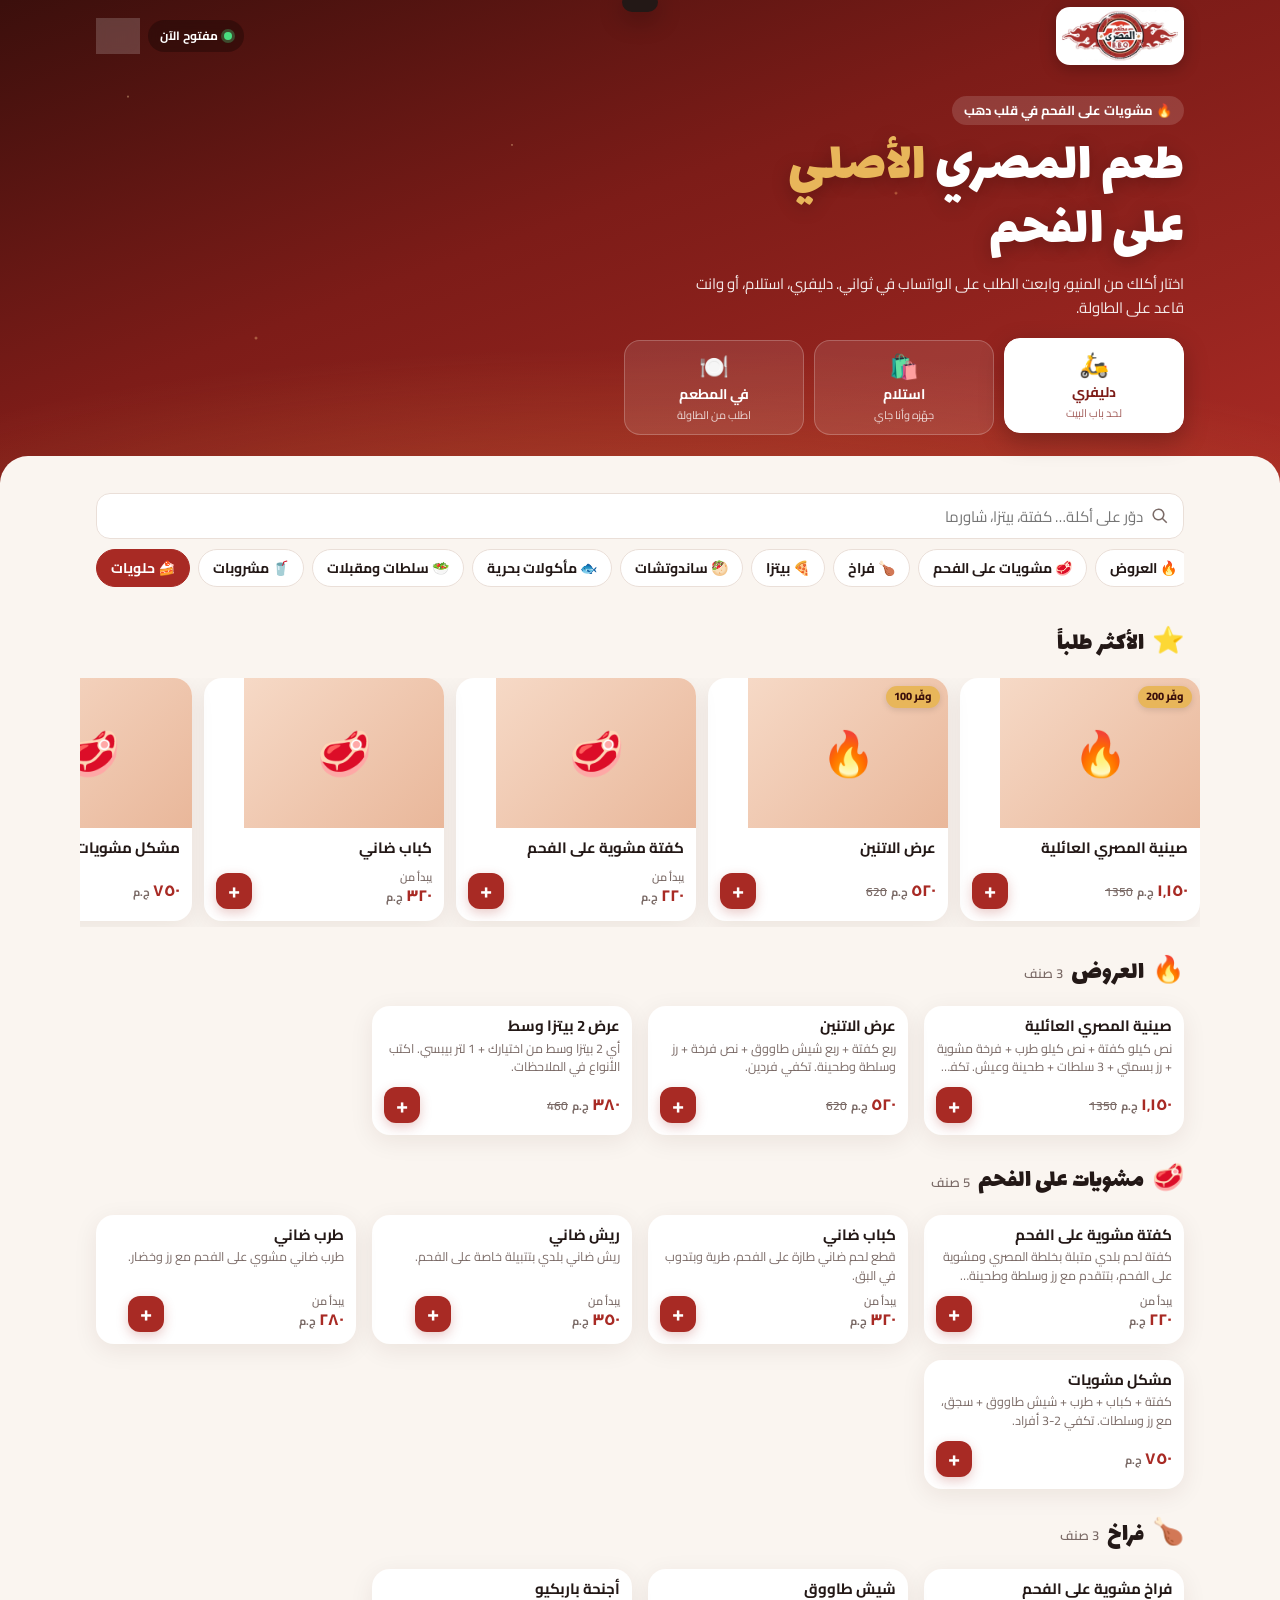
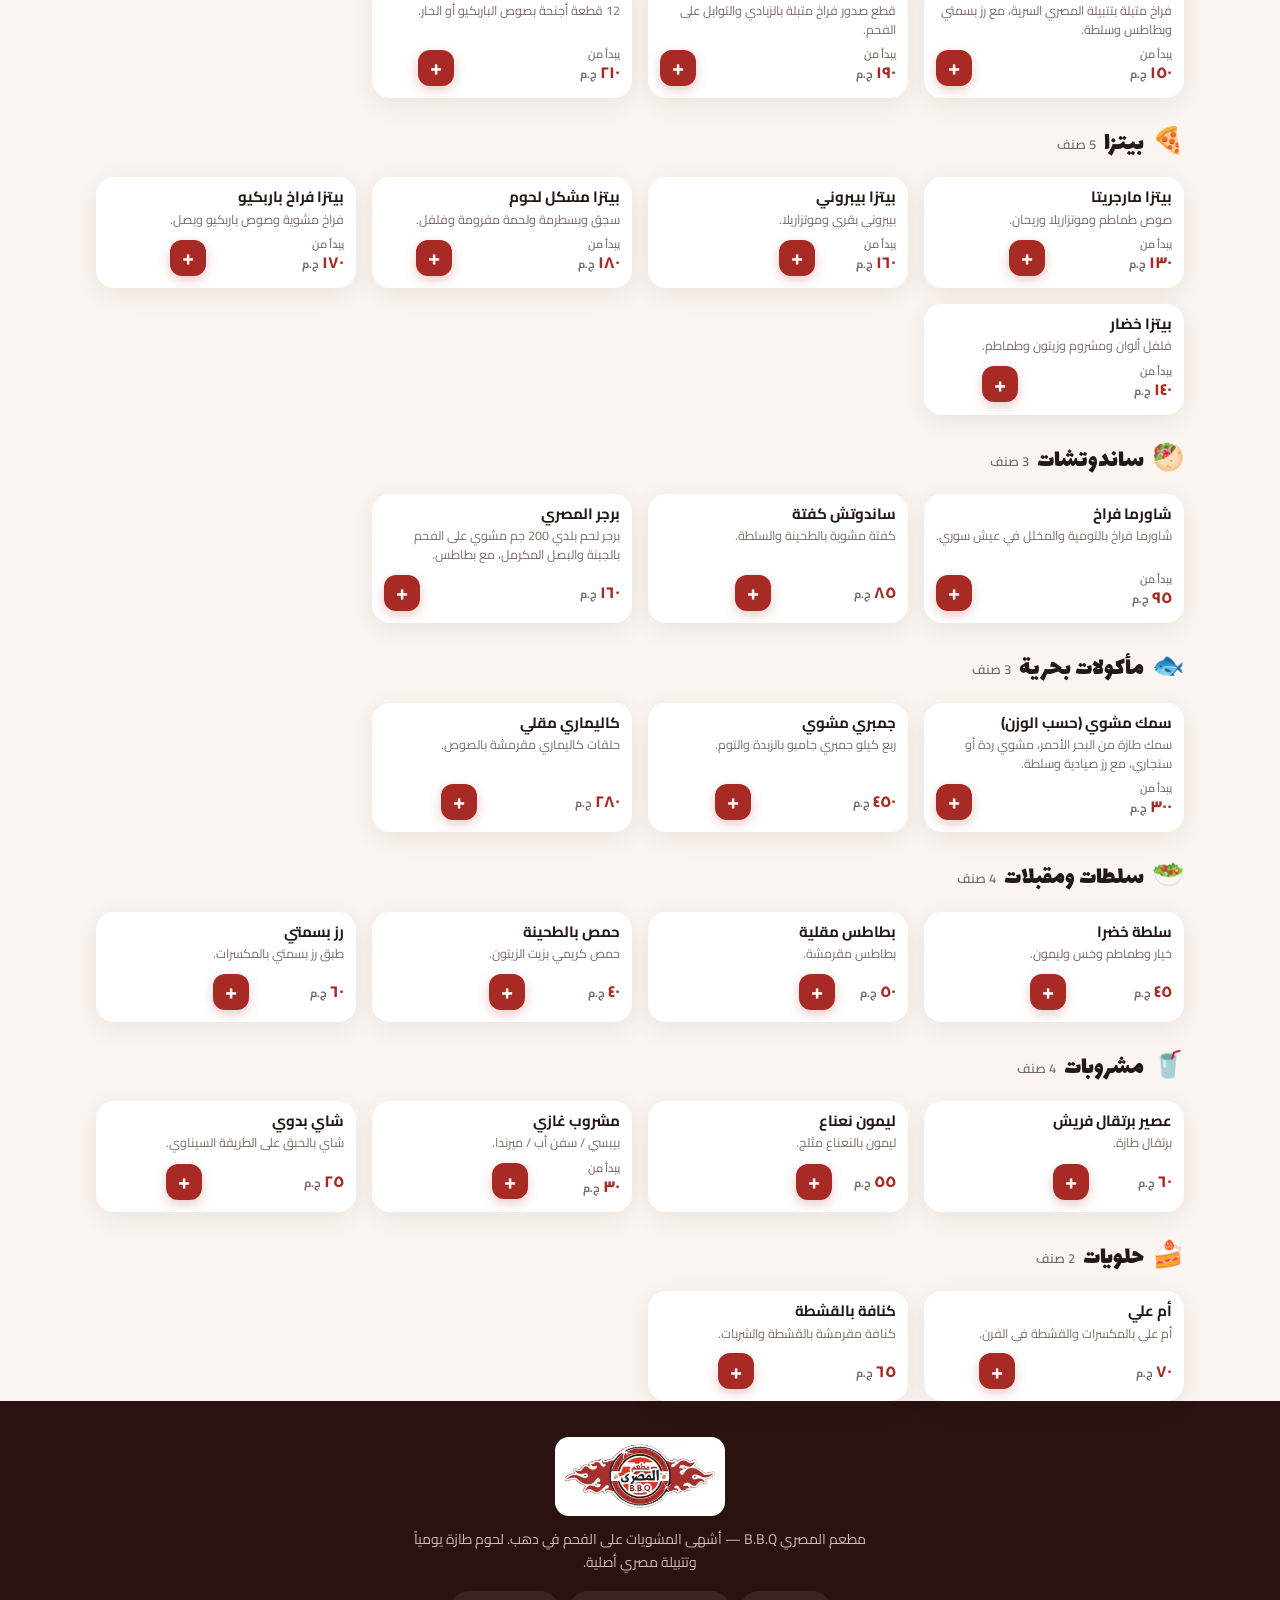
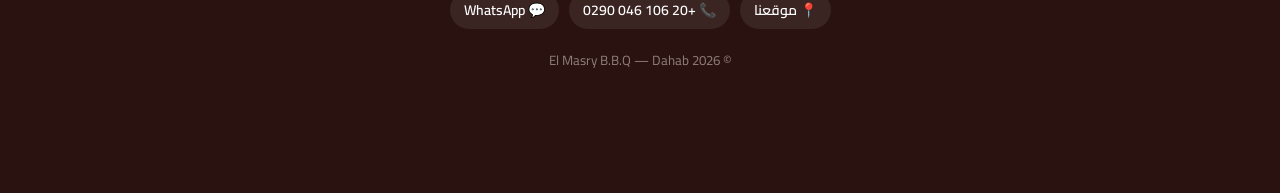
<file: index.html>
<!doctype html>
<html lang="ar" dir="rtl">
<head>
<meta charset="utf-8">
<meta name="viewport" content="width=device-width,initial-scale=1,viewport-fit=cover">
<title>مطعم المصري B.B.Q | دهب</title>
<meta name="description" content="منيو مطعم المصري للمشويات في دهب — اطلب دليفري، استلام، أو من على الطاولة مباشرة على الواتساب.">
<meta name="theme-color" content="#a82a24">
<meta property="og:title" content="مطعم المصري B.B.Q — دهب">
<meta property="og:description" content="مشويات على الفحم • اطلب على الواتساب في ثواني">
<meta property="og:image" content="assets/logo-wide.png">
<link rel="icon" href="assets/icon.png"><link rel="apple-touch-icon" href="assets/icon.png">
<link rel="preconnect" href="https://fonts.googleapis.com">
<link rel="preconnect" href="https://fonts.gstatic.com" crossorigin>
<link href="https://fonts.googleapis.com/css2?family=Cairo:wght@400;600;700;800&family=Lalezar&display=swap" rel="stylesheet">
<link rel="stylesheet" href="styles.css">
</head>
<body>

<!-- Top bar -->
<header class="topbar">
  <div class="wrap topbar-in">
    <a class="brand" href="#top" aria-label="El Masry">
      <span class="brand-logo"><img src="assets/logo-wide.png" alt=""></span>
    </a>
    <div class="top-actions">
      <span class="status" id="status"></span>
      <button class="icon-btn" id="langBtn" aria-label="Language">EN</button>
    </div>
  </div>
</header>

<!-- Hero -->
<section class="hero" id="top">
  <div class="embers" aria-hidden="true"></div>
  <div class="wrap hero-in">
    <p class="kicker" data-t="kicker"></p>
    <h1 data-t="heroTitle"></h1>
    <p class="hero-sub" data-t="heroSub"></p>

    <div class="table-banner" id="tableBanner" hidden></div>

    <div class="modes" id="modes" role="tablist">
      <button class="mode" data-mode="delivery" role="tab"><span>🛵</span><b data-t="delivery"></b><small data-t="deliverySub"></small></button>
      <button class="mode" data-mode="pickup" role="tab"><span>🛍️</span><b data-t="pickup"></b><small data-t="pickupSub"></small></button>
      <button class="mode" data-mode="dinein" role="tab"><span>🍽️</span><b data-t="dinein"></b><small data-t="dineinSub"></small></button>
    </div>
  </div>
</section>

<!-- Search + categories (sticky) -->
<nav class="catbar" id="catbar">
  <div class="wrap">
    <label class="search">
      <svg viewBox="0 0 24 24" width="18" height="18" aria-hidden="true"><path fill="currentColor" d="M10 2a8 8 0 0 1 6.32 12.9l5.39 5.4-1.42 1.4-5.39-5.38A8 8 0 1 1 10 2Zm0 2a6 6 0 1 0 0 12 6 6 0 0 0 0-12Z"/></svg>
      <input id="search" type="search" autocomplete="off">
    </label>
    <div class="chips" id="chips"></div>
  </div>
</nav>

<main class="wrap" id="menu">
  <section id="bestWrap">
    <h2 class="sec-title"><span>⭐</span> <span data-t="best"></span></h2>
    <div class="best-row" id="best"></div>
  </section>
  <div id="sections"></div>
  <p class="empty" id="noResults" hidden data-t="noResults"></p>
</main>

<footer class="footer">
  <div class="wrap">
    <img class="foot-logo" src="assets/logo-wide.png" alt="">
    <p data-t="footerAbout"></p>
    <div class="foot-links">
      <a id="mapsLink" target="_blank" rel="noopener">📍 <span data-t="location"></span></a>
      <a id="callLink">📞 <span id="phoneText"></span></a>
      <a id="waLink" target="_blank" rel="noopener">💬 WhatsApp</a>
    </div>
    <small>© <span id="year"></span> El Masry B.B.Q — Dahab</small>
  </div>
</footer>

<!-- Floating cart button -->
<button class="cart-fab" id="cartFab" hidden>
  <span class="fab-count" id="fabCount">0</span>
  <span data-t="viewCart"></span>
  <b id="fabTotal"></b>
</button>

<!-- Product sheet -->
<div class="overlay" id="overlay"></div>
<aside class="sheet" id="productSheet" aria-modal="true" role="dialog"></aside>

<!-- Cart drawer -->
<aside class="sheet cart" id="cartSheet" aria-modal="true" role="dialog"></aside>

<div class="toast" id="toast"></div>

<script src="menu.js"></script>
<script src="app.js"></script>
</body>
</html>
</file>
<file: styles.css>
:root{
  --red:#a82a24; --red-d:#7d1c18; --red-l:#d2473b;
  --ember:#f2994a; --gold:#e8b65a;
  --ink:#231816; --muted:#7a6a66; --line:#eadfd8;
  --bg:#faf5f0; --card:#fff; --soft:#f4ebe4;
  --green:#1faa59; --wa:#25d366;
  --r:18px; --shadow:0 6px 24px rgba(60,20,10,.08);
  --font:"Cairo",system-ui,sans-serif; --display:"Lalezar","Cairo",sans-serif;
}
*{box-sizing:border-box;margin:0;padding:0}
html{scroll-behavior:smooth;-webkit-text-size-adjust:100%}
body{font-family:var(--font);background:var(--bg);color:var(--ink);line-height:1.6;overflow-x:hidden}
body.lock{overflow:hidden}
img{display:block;max-width:100%}
button{font:inherit;color:inherit;border:0;background:none;cursor:pointer}
input,textarea,select{font:inherit;color:inherit}
.wrap{max-width:1120px;margin:0 auto;padding:0 16px}
[hidden]{display:none!important}

/* ---------- top bar ---------- */
.topbar{position:absolute;inset:0 0 auto;z-index:20}
.topbar-in{display:flex;align-items:center;justify-content:space-between;height:72px}
.brand-logo{display:block;width:128px;height:58px;border-radius:14px;background:#fff;overflow:hidden;box-shadow:0 4px 16px rgba(0,0,0,.25);padding:3px 6px}
.brand-logo img{width:100%;height:100%;object-fit:contain}
.top-actions{display:flex;gap:8px;align-items:center}
.status{font-size:12px;font-weight:700;color:#fff;background:rgba(0,0,0,.28);backdrop-filter:blur(6px);padding:6px 12px;border-radius:99px;display:flex;align-items:center;gap:6px}
.status::before{content:"";width:8px;height:8px;border-radius:50%;background:var(--muted)}
.status.open::before{background:#4ade80;box-shadow:0 0 0 3px rgba(74,222,128,.3)}
.status.closed::before{background:#f87171}
.icon-btn{height:36px;min-width:44px;padding:0 12px;border-radius:99px;background:rgba(255,255,255,.18);backdrop-filter:blur(6px);color:#fff;font-weight:800;font-size:13px;border:1px solid rgba(255,255,255,.3)}

/* ---------- hero ---------- */
.hero{position:relative;overflow:hidden;color:#fff;padding:96px 0 28px;
  background:
    radial-gradient(120% 80% at 50% 120%, #f2994a55 0, transparent 60%),
    linear-gradient(160deg,#3b0f0c 0%,#7d1c18 45%,#a82a24 100%)}
.hero::after{content:"";position:absolute;inset:auto 0 -1px;height:28px;background:var(--bg);border-radius:28px 28px 0 0}
.embers{position:absolute;inset:0;pointer-events:none;opacity:.55;
  background-image:radial-gradient(2px 2px at 20% 70%,#ffcf8a,transparent),radial-gradient(2px 2px at 70% 40%,#ffb36b,transparent),radial-gradient(1.5px 1.5px at 40% 30%,#ffd9a0,transparent),radial-gradient(2px 2px at 85% 80%,#ffb36b,transparent),radial-gradient(1.5px 1.5px at 10% 20%,#ffd9a0,transparent);
  animation:rise 9s linear infinite}
@keyframes rise{from{transform:translateY(30px)}to{transform:translateY(-60px)}}
.hero-in{position:relative;z-index:1;padding-bottom:20px}
.kicker{display:inline-block;font-size:13px;font-weight:700;background:rgba(255,255,255,.14);padding:4px 12px;border-radius:99px;margin-bottom:10px}
.hero h1{font-family:var(--display);font-weight:400;font-size:clamp(34px,8vw,56px);line-height:1.15;letter-spacing:.3px;text-shadow:0 3px 18px rgba(0,0,0,.25)}
.hero h1 em{font-style:normal;color:var(--gold)}
.hero-sub{opacity:.9;max-width:520px;margin-top:8px;font-size:15px}
.table-banner{margin-top:16px;display:inline-flex;gap:8px;align-items:center;background:var(--gold);color:#3b0f0c;font-weight:800;padding:8px 16px;border-radius:12px}

.modes{display:grid;grid-template-columns:repeat(3,1fr);gap:10px;margin-top:20px;max-width:560px}
.mode{background:rgba(255,255,255,.1);border:1.5px solid rgba(255,255,255,.22);border-radius:16px;padding:12px 6px;color:#fff;display:flex;flex-direction:column;align-items:center;gap:2px;transition:.2s}
.mode span{font-size:24px;line-height:1.2}
.mode b{font-size:14px}
.mode small{font-size:11px;opacity:.8;line-height:1.3;text-align:center}
.mode.active{background:#fff;color:var(--red-d);border-color:#fff;box-shadow:0 8px 24px rgba(0,0,0,.25);transform:translateY(-2px)}
.mode.active small{opacity:.7}

/* ---------- catbar ---------- */
.catbar{position:sticky;top:0;z-index:15;background:rgba(250,245,240,.92);backdrop-filter:blur(10px);padding:10px 0 8px;border-bottom:1px solid transparent;transition:.2s}
.catbar.stuck{border-color:var(--line);box-shadow:0 4px 16px rgba(60,20,10,.05)}
.search{display:flex;align-items:center;gap:8px;background:#fff;border:1px solid var(--line);border-radius:14px;padding:0 14px;height:46px;color:var(--muted)}
.search input{flex:1;border:0;outline:0;background:none;height:100%;font-size:15px;color:var(--ink);min-width:0}
.search:focus-within{border-color:var(--red-l);box-shadow:0 0 0 3px #a82a2418}
.chips{display:flex;gap:8px;overflow-x:auto;scrollbar-width:none;padding:10px 0 2px;scroll-behavior:smooth}
.chips::-webkit-scrollbar{display:none}
.chip{flex:0 0 auto;padding:7px 14px;border-radius:99px;background:#fff;border:1px solid var(--line);font-weight:700;font-size:14px;white-space:nowrap;transition:.15s}
.chip.active{background:var(--red);border-color:var(--red);color:#fff}

/* ---------- sections ---------- */
main{padding-bottom:120px}
.sec-title{font-family:var(--display);font-weight:400;font-size:26px;margin:26px 0 12px;display:flex;align-items:center;gap:8px}
.sec-title small{font-family:var(--font);font-size:13px;color:var(--muted);font-weight:600}
.cat-sec{scroll-margin-top:130px}

.best-row{display:flex;gap:12px;overflow-x:auto;scroll-snap-type:x mandatory;padding-bottom:6px;scrollbar-width:none;margin:0 -16px;padding-inline:16px}
.best-row::-webkit-scrollbar{display:none}
.best-card{flex:0 0 240px;scroll-snap-align:start;background:var(--card);border-radius:var(--r);overflow:hidden;box-shadow:var(--shadow);text-align:start;position:relative}
.best-card .ph{height:150px}
.best-card .bc-body{padding:10px 12px 12px}
.best-card h3{font-size:15px;line-height:1.35;margin-bottom:4px}

.grid{display:grid;grid-template-columns:repeat(2,1fr);gap:12px}
@media(min-width:720px){.grid{grid-template-columns:repeat(3,1fr);gap:16px}}
@media(min-width:1000px){.grid{grid-template-columns:repeat(4,1fr)}}

.card{background:var(--card);border-radius:var(--r);overflow:hidden;box-shadow:var(--shadow);display:flex;flex-direction:column;text-align:start;position:relative;transition:transform .15s}
.card:active{transform:scale(.98)}
.ph{position:relative;aspect-ratio:4/3;background:linear-gradient(135deg,#f6d9c6,#e9b79a);overflow:hidden}
.ph img{width:100%;height:100%;object-fit:cover;transition:transform .4s}
.card:hover .ph img{transform:scale(1.05)}
.ph .fallback{position:absolute;inset:0;display:grid;place-items:center;font-size:44px}
.badges{position:absolute;top:8px;inset-inline-start:8px;display:flex;flex-direction:column;gap:4px;align-items:flex-start}
.badge{font-size:11px;font-weight:800;padding:2px 8px;border-radius:99px;background:#fff;color:var(--red-d);box-shadow:0 2px 6px rgba(0,0,0,.12)}
.badge.hot{background:var(--red);color:#fff}
.badge.sale{background:var(--gold);color:#3b0f0c}
.card-body{padding:10px 12px 12px;display:flex;flex-direction:column;flex:1}
.card h3{font-size:15px;line-height:1.35}
.card p.d{font-size:12.5px;color:var(--muted);line-height:1.5;margin-top:3px;display:-webkit-box;-webkit-line-clamp:2;-webkit-box-orient:vertical;overflow:hidden}
.card-foot{display:flex;align-items:center;justify-content:space-between;margin-top:auto;padding-top:10px;gap:6px}
.price{font-weight:800;color:var(--red);font-size:16px;white-space:nowrap}
.price small{font-size:11px;font-weight:700;color:var(--muted)}
.price .from{font-size:11px;color:var(--muted);font-weight:600;display:block;line-height:1}
.old{font-size:12px;color:var(--muted);text-decoration:line-through;font-weight:600;margin-inline-start:4px}
.add{width:36px;height:36px;border-radius:12px;background:var(--red);color:#fff;font-size:22px;font-weight:700;display:grid;place-items:center;flex:0 0 auto;box-shadow:0 4px 12px #a82a2440}
.in-cart{position:absolute;top:8px;inset-inline-end:8px;background:var(--green);color:#fff;font-weight:800;font-size:12px;min-width:24px;height:24px;border-radius:99px;display:grid;place-items:center;padding:0 6px;box-shadow:0 2px 8px rgba(0,0,0,.2)}
.empty{text-align:center;color:var(--muted);padding:40px 0}

/* ---------- footer ---------- */
.footer{background:#2a1210;color:#f3e6df;padding:36px 0 120px;text-align:center}
.foot-logo{width:170px;height:auto;padding:6px 10px;margin:0 auto 12px;background:#fff;border-radius:14px}
.footer p{opacity:.8;font-size:14px;max-width:460px;margin:0 auto}
.foot-links{display:flex;flex-wrap:wrap;justify-content:center;gap:10px;margin:18px 0}
.foot-links a{color:#fff;text-decoration:none;background:rgba(255,255,255,.08);padding:8px 14px;border-radius:99px;font-size:14px;font-weight:600}
.footer small{opacity:.5}

/* ---------- cart fab ---------- */
.cart-fab{position:fixed;bottom:max(16px,env(safe-area-inset-bottom));left:50%;transform:translateX(-50%);z-index:30;width:min(520px,calc(100% - 32px));height:58px;border-radius:18px;background:var(--red);color:#fff;display:flex;align-items:center;gap:12px;padding:0 16px;font-weight:800;font-size:16px;box-shadow:0 10px 30px #a82a2466;animation:pop .3s}
.cart-fab b{margin-inline-start:auto}
.fab-count{background:#fff;color:var(--red);min-width:28px;height:28px;border-radius:9px;display:grid;place-items:center;font-size:14px}
.cart-fab.bump{animation:bump .35s}
@keyframes pop{from{transform:translate(-50%,40px);opacity:0}}
@keyframes bump{50%{transform:translate(-50%,0) scale(1.05)}}

/* ---------- sheets ---------- */
.overlay{position:fixed;inset:0;background:rgba(20,8,6,.5);z-index:40;opacity:0;pointer-events:none;transition:.25s}
.overlay.show{opacity:1;pointer-events:auto}
.sheet{position:fixed;z-index:50;left:0;right:0;bottom:0;max-height:92vh;max-height:92dvh;background:var(--bg);border-radius:24px 24px 0 0;transform:translateY(105%);transition:transform .3s cubic-bezier(.2,.8,.2,1);display:flex;flex-direction:column;overflow:hidden}
.sheet.show{transform:none}
@media(min-width:720px){
  .sheet{left:50%;right:auto;width:520px;bottom:auto;top:50%;border-radius:24px;transform:translate(-50%,-45%);opacity:0;pointer-events:none;transition:.25s;max-height:88vh}
  .sheet.show{transform:translate(-50%,-50%);opacity:1;pointer-events:auto}
}
.sheet-scroll{overflow-y:auto;flex:1;-webkit-overflow-scrolling:touch}
.sheet-close{position:absolute;top:12px;inset-inline-end:12px;z-index:3;width:38px;height:38px;border-radius:50%;background:rgba(255,255,255,.95);font-size:20px;display:grid;place-items:center;box-shadow:0 2px 10px rgba(0,0,0,.15)}
.p-hero{aspect-ratio:16/10;position:relative;background:linear-gradient(135deg,#f6d9c6,#e9b79a)}
.p-hero img{width:100%;height:100%;object-fit:cover}
.p-body{padding:16px}
.p-body h2{font-size:22px;line-height:1.3}
.p-meta{display:flex;gap:6px;flex-wrap:wrap;margin:8px 0}
.pill{font-size:12px;font-weight:700;background:var(--soft);padding:3px 10px;border-radius:99px;color:var(--red-d)}
.p-desc{color:var(--muted);font-size:14.5px}
.opt-group{margin-top:18px}
.opt-group h4{font-size:15px;margin-bottom:8px;display:flex;justify-content:space-between}
.opt-group h4 small{color:var(--muted);font-weight:600;font-size:12px}
.opt{display:flex;align-items:center;gap:10px;background:#fff;border:1.5px solid var(--line);border-radius:14px;padding:12px 14px;margin-bottom:8px;cursor:pointer;transition:.15s}
.opt input{accent-color:var(--red);width:18px;height:18px}
.opt span{flex:1;font-weight:600}
.opt em{font-style:normal;font-weight:700;color:var(--muted);font-size:14px}
.opt:has(input:checked){border-color:var(--red);background:#fff7f5}
.note{width:100%;border:1.5px solid var(--line);border-radius:14px;padding:12px;background:#fff;resize:vertical;min-height:70px;outline:0}
.note:focus{border-color:var(--red-l)}
.sheet-foot{padding:12px 16px max(12px,env(safe-area-inset-bottom));background:#fff;border-top:1px solid var(--line);display:flex;gap:10px;align-items:center}
.qty{display:flex;align-items:center;background:var(--soft);border-radius:14px;height:50px}
.qty button{width:44px;height:100%;font-size:22px;font-weight:700;color:var(--red)}
.qty span{min-width:26px;text-align:center;font-weight:800;font-size:17px}
.btn{flex:1;height:50px;border-radius:14px;background:var(--red);color:#fff;font-weight:800;font-size:16px;display:flex;align-items:center;justify-content:center;gap:8px;padding:0 14px}
.btn:disabled{opacity:.5}
.btn.wa{background:var(--wa);color:#063b1c}
.btn.ghost{background:var(--soft);color:var(--red-d);flex:0 0 auto}

/* cart */
.cart-head{padding:18px 16px 10px;display:flex;align-items:center;justify-content:space-between;border-bottom:1px solid var(--line);background:#fff}
.cart-head h2{font-family:var(--display);font-weight:400;font-size:24px}
.cart-head .sheet-close{position:static;box-shadow:none;background:var(--soft)}
.c-item{display:flex;gap:12px;padding:12px 16px;border-bottom:1px solid var(--line);align-items:center}
.c-item img{width:62px;height:62px;border-radius:12px;object-fit:cover;background:var(--soft);flex:0 0 auto}
.c-info{flex:1;min-width:0}
.c-info b{display:block;font-size:14.5px;line-height:1.35}
.c-info>small{display:block;color:var(--muted);font-size:12px;line-height:1.4}
.c-info .price{font-size:14px}
.c-item .qty{height:36px;border-radius:10px}
.c-item .qty button{width:32px;font-size:18px}
.c-item .qty span{min-width:18px;font-size:14px}
.cart-section{padding:14px 16px}
.cart-section h4{font-size:15px;margin-bottom:10px}
.seg{display:grid;grid-template-columns:repeat(3,1fr);background:var(--soft);border-radius:14px;padding:4px;gap:4px}
.seg button{height:42px;border-radius:11px;font-weight:700;font-size:14px}
.seg button.active{background:#fff;color:var(--red);box-shadow:0 2px 8px rgba(0,0,0,.08)}
.field{display:block;margin-bottom:10px}
.field span{display:block;font-size:13px;font-weight:700;margin-bottom:4px}
.field input,.field select,.field textarea{width:100%;height:48px;border:1.5px solid var(--line);border-radius:12px;padding:0 12px;background:#fff;outline:0;font-size:15px}
.field textarea{height:auto;min-height:64px;padding:10px 12px;resize:vertical}
.field input:focus,.field select:focus,.field textarea:focus{border-color:var(--red-l)}
.field.err input,.field.err select{border-color:#e11d48;background:#fff5f6}
.row2{display:grid;grid-template-columns:1fr 1fr;gap:10px}
.locate{font-size:13px;font-weight:700;color:var(--red);margin-top:-4px;margin-bottom:10px;display:inline-flex;gap:4px}
.summary{background:#fff;border-radius:16px;padding:12px 14px;margin:0 16px 14px;border:1px solid var(--line)}
.summary div{display:flex;justify-content:space-between;padding:4px 0;font-size:14px}
.summary .tot{border-top:1px dashed var(--line);margin-top:6px;padding-top:10px;font-weight:800;font-size:17px;color:var(--red)}
.hint{font-size:12.5px;color:var(--muted);padding:0 16px 14px;display:flex;gap:6px}
.cart-empty{text-align:center;padding:50px 16px;color:var(--muted)}
.cart-empty div{font-size:56px}

.toast{position:fixed;top:16px;left:50%;transform:translate(-50%,-120%);z-index:60;background:var(--ink);color:#fff;padding:10px 18px;border-radius:99px;font-weight:700;font-size:14px;transition:.3s;box-shadow:0 8px 24px rgba(0,0,0,.25);white-space:nowrap}
.toast.show{transform:translate(-50%,0)}

@media (prefers-reduced-motion:reduce){*{animation:none!important;transition:none!important}}
</file>
